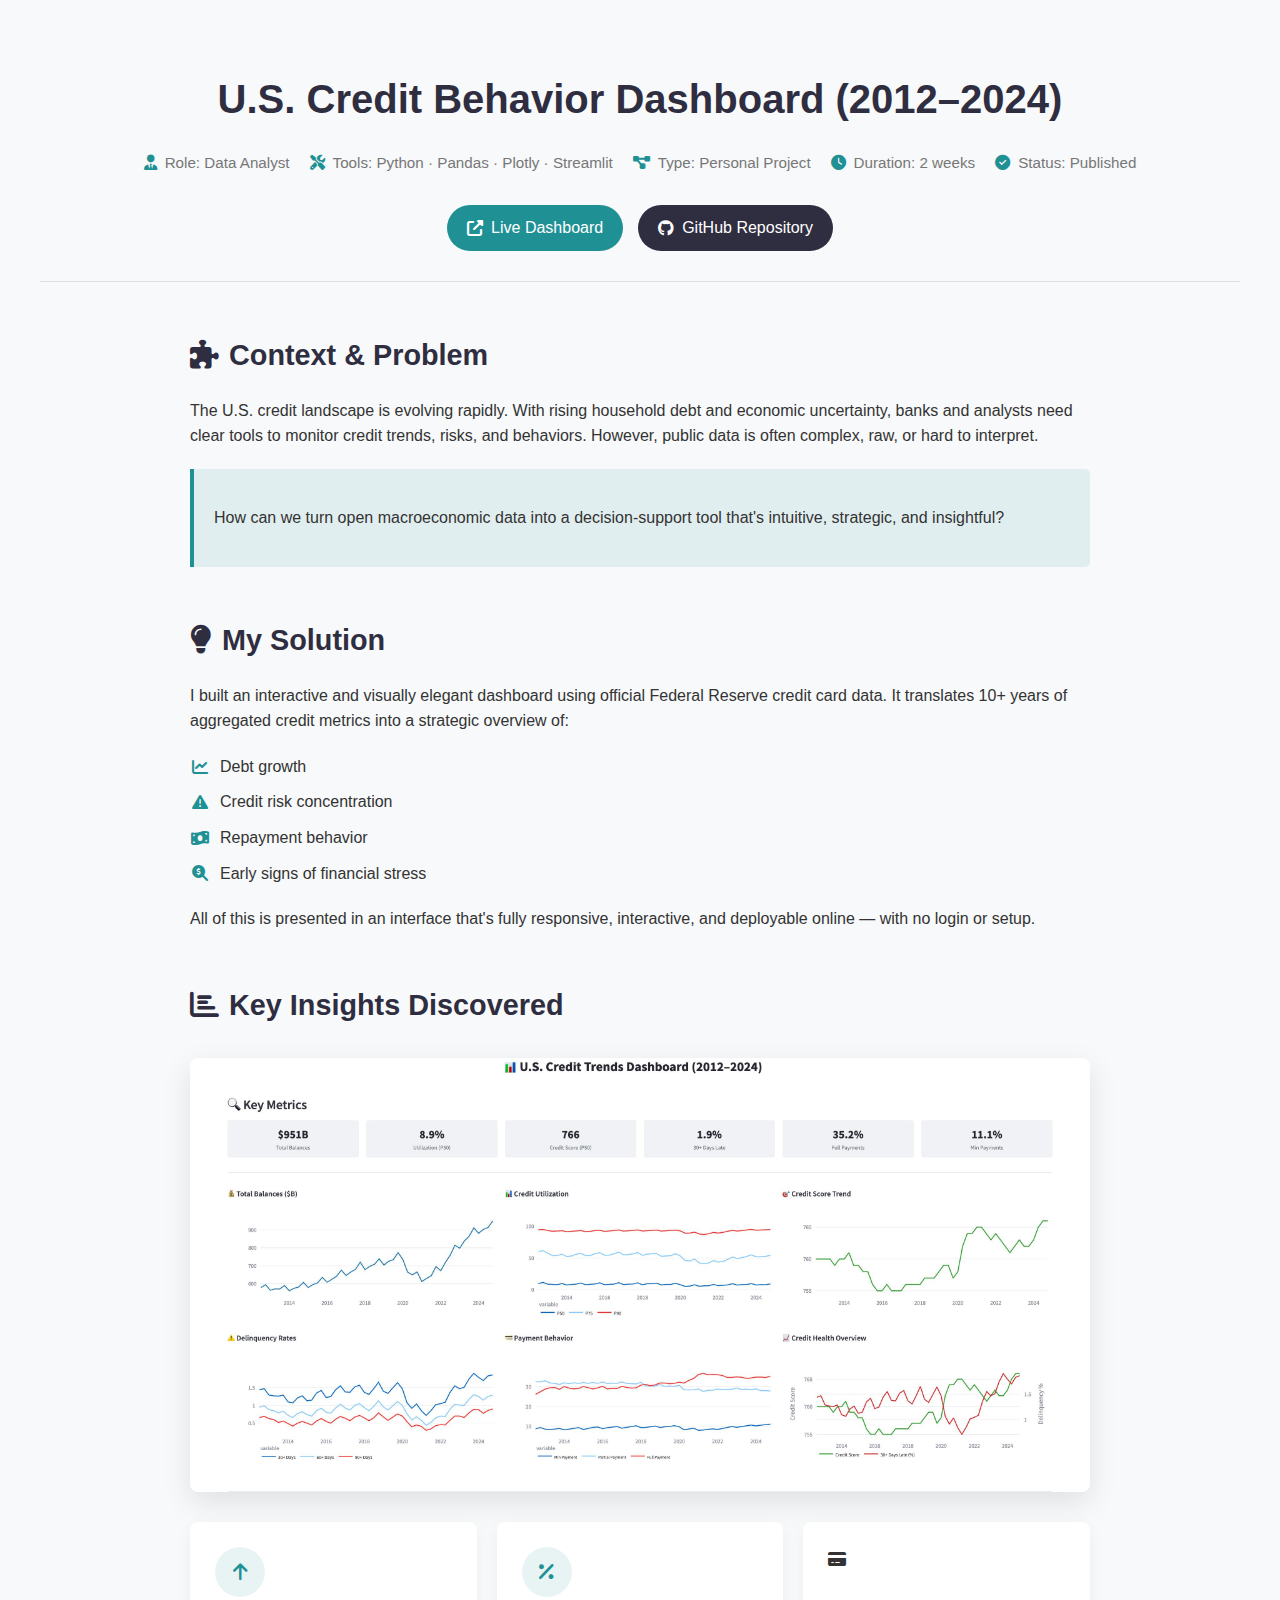
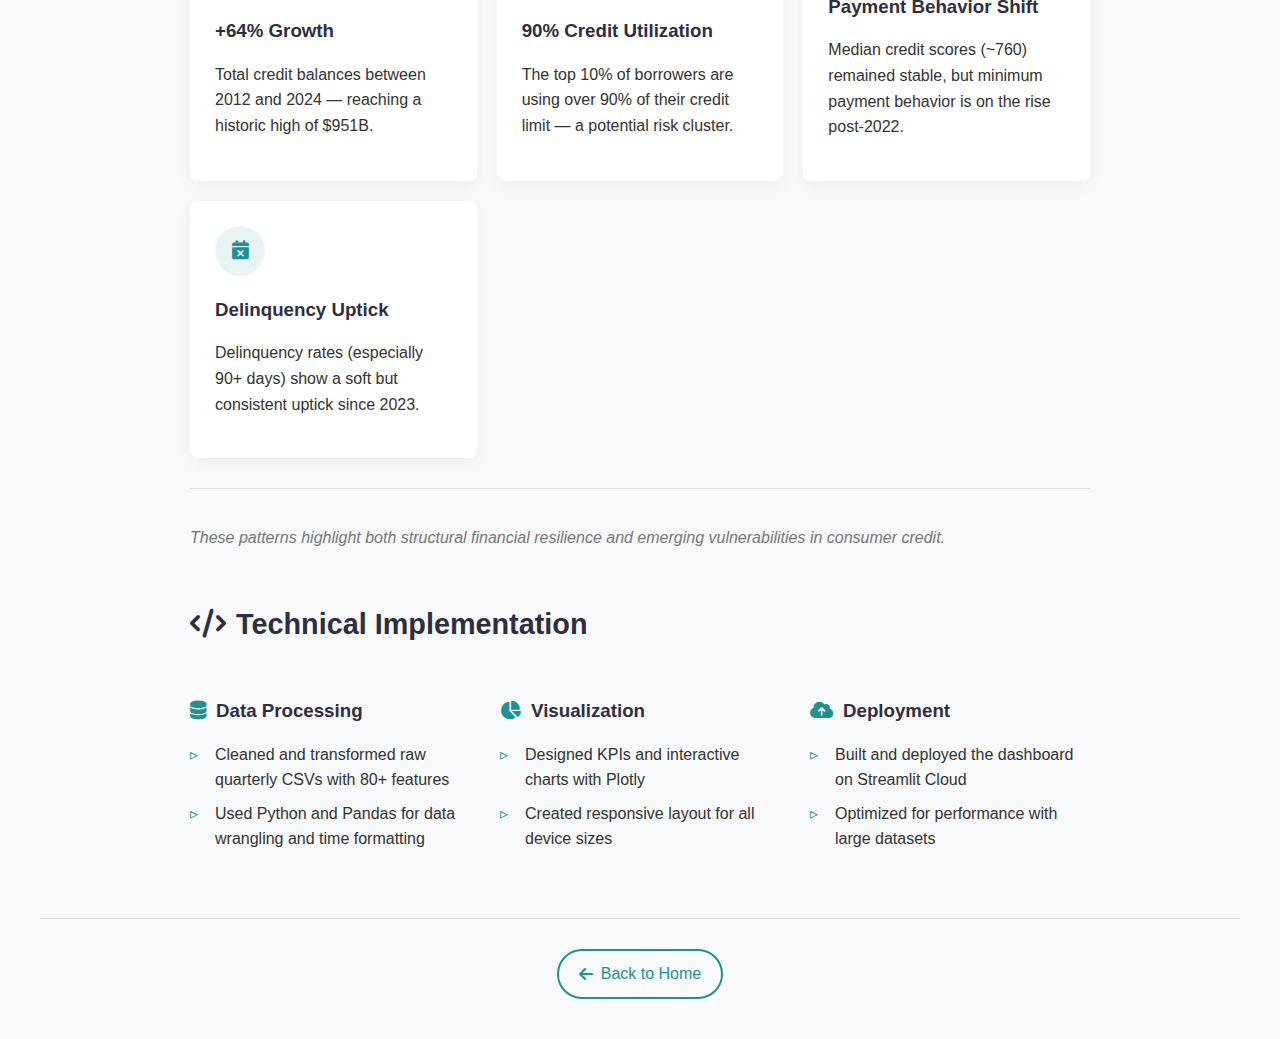
<file: pages/U.S. Credit Trends (2012–2024).html>
<!DOCTYPE html>
<html lang="en">
<head>
    <meta charset="UTF-8">
    <meta name="viewport" content="width=device-width, initial-scale=1.0">
    <title>U.S. Credit Behavior Dashboard | Esméralda Nguetse</title>
    <link rel="stylesheet" href="https://cdnjs.cloudflare.com/ajax/libs/font-awesome/6.4.0/css/all.min.css">
    <link rel="stylesheet" href="../css/project-styles.css">
</head>
<body>
    <div class="project-container">
        <!-- Project Header -->
        <header class="project-header">
            <div class="project-meta">
                <h1>U.S. Credit Behavior Dashboard (2012–2024)</h1>
                <div class="project-details">
                    <div class="detail-item">
                        <i class="fas fa-user-tie"></i>
                        <span>Role: Data Analyst</span>
                    </div>
                    <div class="detail-item">
                        <i class="fas fa-tools"></i>
                        <span>Tools: Python · Pandas · Plotly · Streamlit</span>
                    </div>
                    <div class="detail-item">
                        <i class="fas fa-project-diagram"></i>
                        <span>Type: Personal Project</span>
                    </div>
                    <div class="detail-item">
                        <i class="fas fa-clock"></i>
                        <span>Duration: 2 weeks</span>
                    </div>
                    <div class="detail-item">
                        <i class="fas fa-check-circle"></i>
                        <span>Status: Published</span>
                    </div>
                </div>
                <div class="project-links">
                    <a href="https://credit-scoring-federal-reserve-dashboard.streamlit.app/#u-s-credit-trends-dashboard-2012-2024" target="_blank" class="btn btn-primary">
                        <i class="fas fa-external-link-alt"></i> Live Dashboard
                    </a>
                    <a href="https://github.com/FaeKiseki/Credit-Scoring-Federal-Reserve" target="_blank" class="btn btn-secondary">
                        <i class="fab fa-github"></i> GitHub Repository
                    </a>
                </div>
            </div>
        </header>

        <!-- Project Content -->
        <main class="project-content">
            <!-- Context Section -->
            <section class="project-section">
                <h2><i class="fas fa-puzzle-piece"></i> Context & Problem</h2>
                <p>The U.S. credit landscape is evolving rapidly. With rising household debt and economic uncertainty, banks and analysts need clear tools to monitor credit trends, risks, and behaviors. However, public data is often complex, raw, or hard to interpret.</p>
                <div class="highlight-box">
                    <p>How can we turn open macroeconomic data into a decision-support tool that's intuitive, strategic, and insightful?</p>
                </div>
            </section>

            <!-- Solution Section -->
            <section class="project-section">
                <h2><i class="fas fa-lightbulb"></i> My Solution</h2>
                <p>I built an interactive and visually elegant dashboard using official Federal Reserve credit card data. It translates 10+ years of aggregated credit metrics into a strategic overview of:</p>
                <ul class="solution-list">
                    <li><i class="fas fa-chart-line"></i> Debt growth</li>
                    <li><i class="fas fa-exclamation-triangle"></i> Credit risk concentration</li>
                    <li><i class="fas fa-money-bill-wave"></i> Repayment behavior</li>
                    <li><i class="fas fa-search-dollar"></i> Early signs of financial stress</li>
                </ul>
                <p>All of this is presented in an interface that's fully responsive, interactive, and deployable online — with no login or setup.</p>
            </section>

            <!-- Dashboard Screenshot -->
            <section class="project-section">
                
            </section>

            <!-- Insights Section -->
            <section class="project-section">
                <h2><i class="fas fa-chart-bar"></i> Key Insights Discovered</h2>
                <div class="dashboard-screenshot">
                    <img src="../img/Dashboard Project 1.jpeg" alt="U.S. Credit Behavior Dashboard Screenshot">
                </div>
                <div class="insights-grid">
                    <div class="insight-card">
                        <div class="insight-icon">
                            <i class="fas fa-arrow-up"></i>
                        </div>
                        <h3>+64% Growth</h3>
                        <p>Total credit balances between 2012 and 2024 — reaching a historic high of $951B.</p>
                    </div>
                    <div class="insight-card">
                        <div class="insight-icon">
                            <i class="fas fa-percentage"></i>
                        </div>
                        <h3>90% Credit Utilization</h3>
                        <p>The top 10% of borrowers are using over 90% of their credit limit — a potential risk cluster.</p>
                    </div>
                    <div class="insight-card">
                        <div class="fas fa-credit-card"></i>
                        </div>
                        <h3>Payment Behavior Shift</h3>
                        <p>Median credit scores (~760) remained stable, but minimum payment behavior is on the rise post-2022.</p>
                    </div>
                    <div class="insight-card">
                        <div class="insight-icon">
                            <i class="fas fa-calendar-times"></i>
                        </div>
                        <h3>Delinquency Uptick</h3>
                        <p>Delinquency rates (especially 90+ days) show a soft but consistent uptick since 2023.</p>
                    </div>
                </div>
                <div class="insights-summary">
                    <p>These patterns highlight both structural financial resilience and emerging vulnerabilities in consumer credit.</p>
                </div>
            </section>

            <!-- Technical Details -->
            <section class="project-section">
                <h2><i class="fas fa-code"></i> Technical Implementation</h2>
                <div class="tech-details">
                    <div class="tech-item">
                        <h3><i class="fas fa-database"></i> Data Processing</h3>
                        <ul>
                            <li>Cleaned and transformed raw quarterly CSVs with 80+ features</li>
                            <li>Used Python and Pandas for data wrangling and time formatting</li>
                        </ul>
                    </div>
                    <div class="tech-item">
                        <h3><i class="fas fa-chart-pie"></i> Visualization</h3>
                        <ul>
                            <li>Designed KPIs and interactive charts with Plotly</li>
                            <li>Created responsive layout for all device sizes</li>
                        </ul>
                    </div>
                    <div class="tech-item">
                        <h3><i class="fas fa-cloud-upload-alt"></i> Deployment</h3>
                        <ul>
                            <li>Built and deployed the dashboard on Streamlit Cloud</li>
                            <li>Optimized for performance with large datasets</li>
                        </ul>
                    </div>
                </div>
            </section>
        </main>

        <!-- Project Footer -->
        <footer class="project-footer">
            <a href="../index.html" class="btn btn-outline">
                <i class="fas fa-arrow-left"></i> Back to Home
            </a>
        </footer>
    </div>
</body>
</html>
</file>
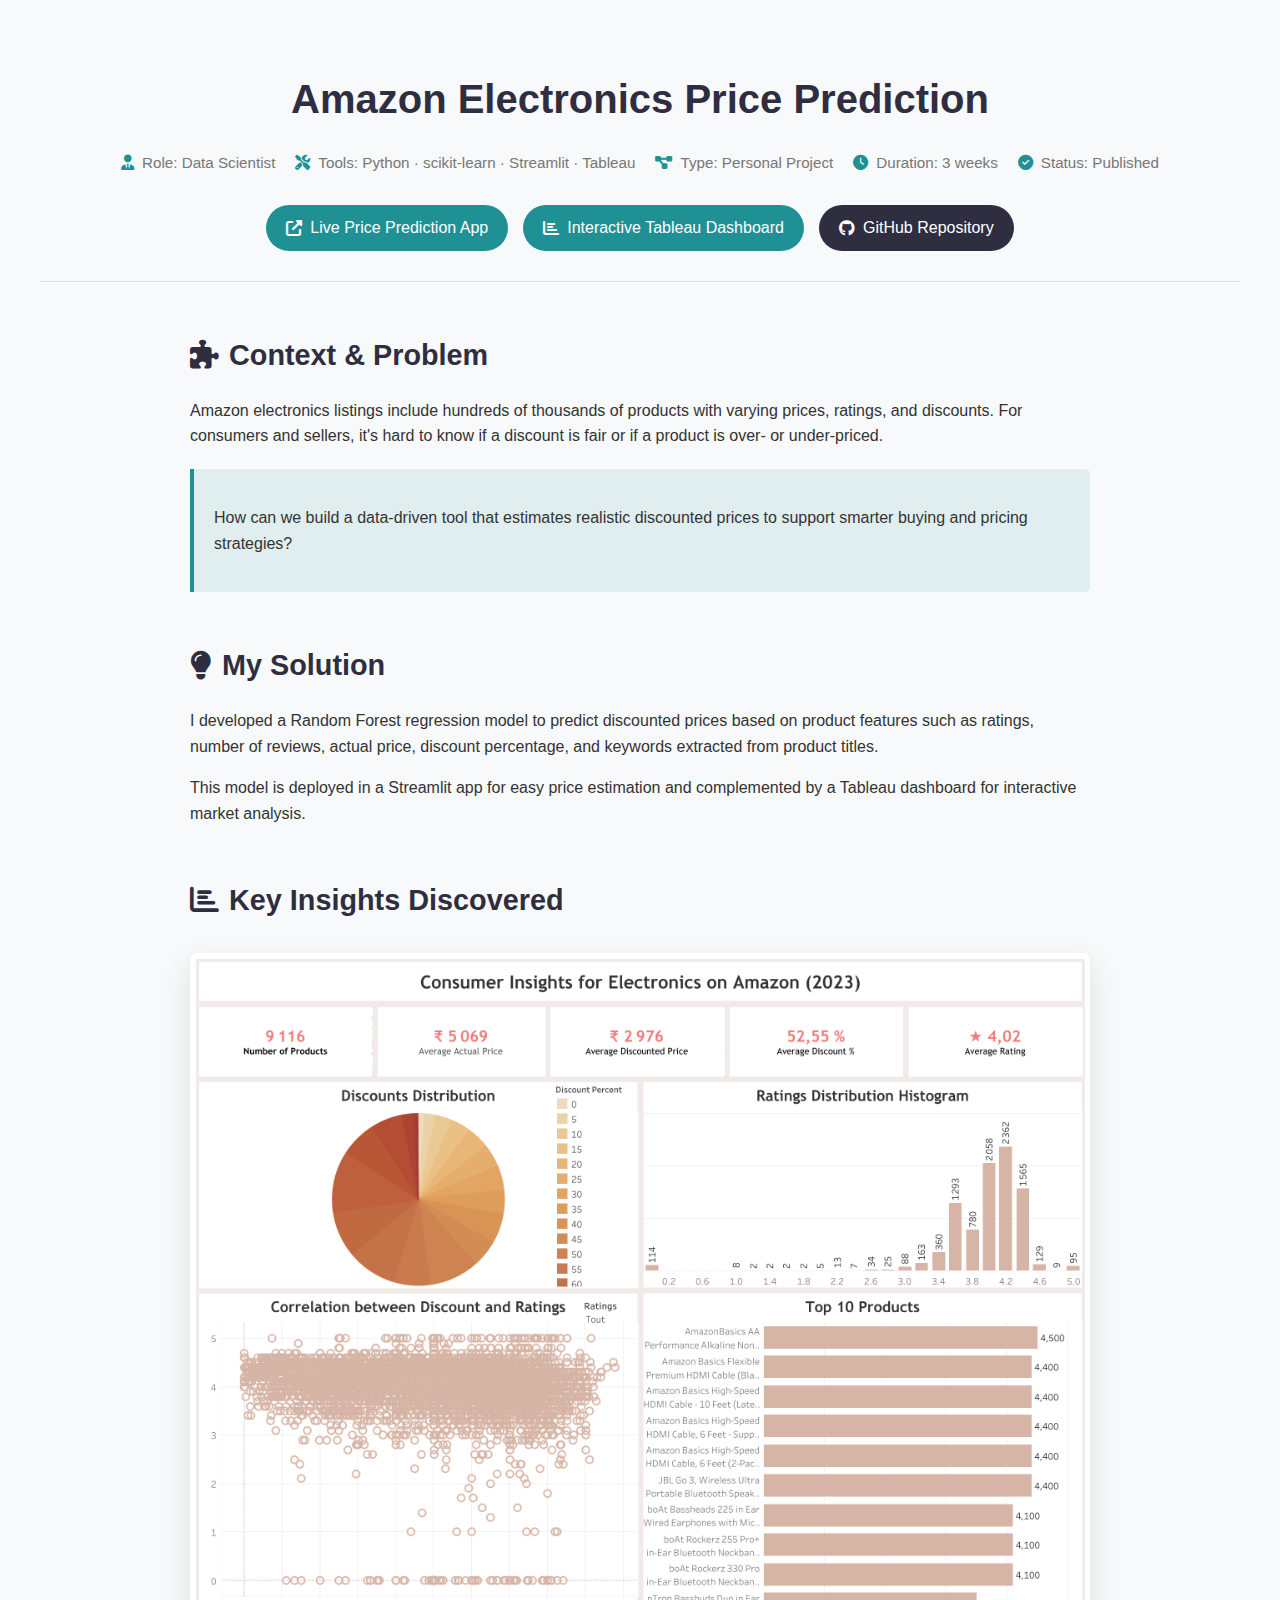
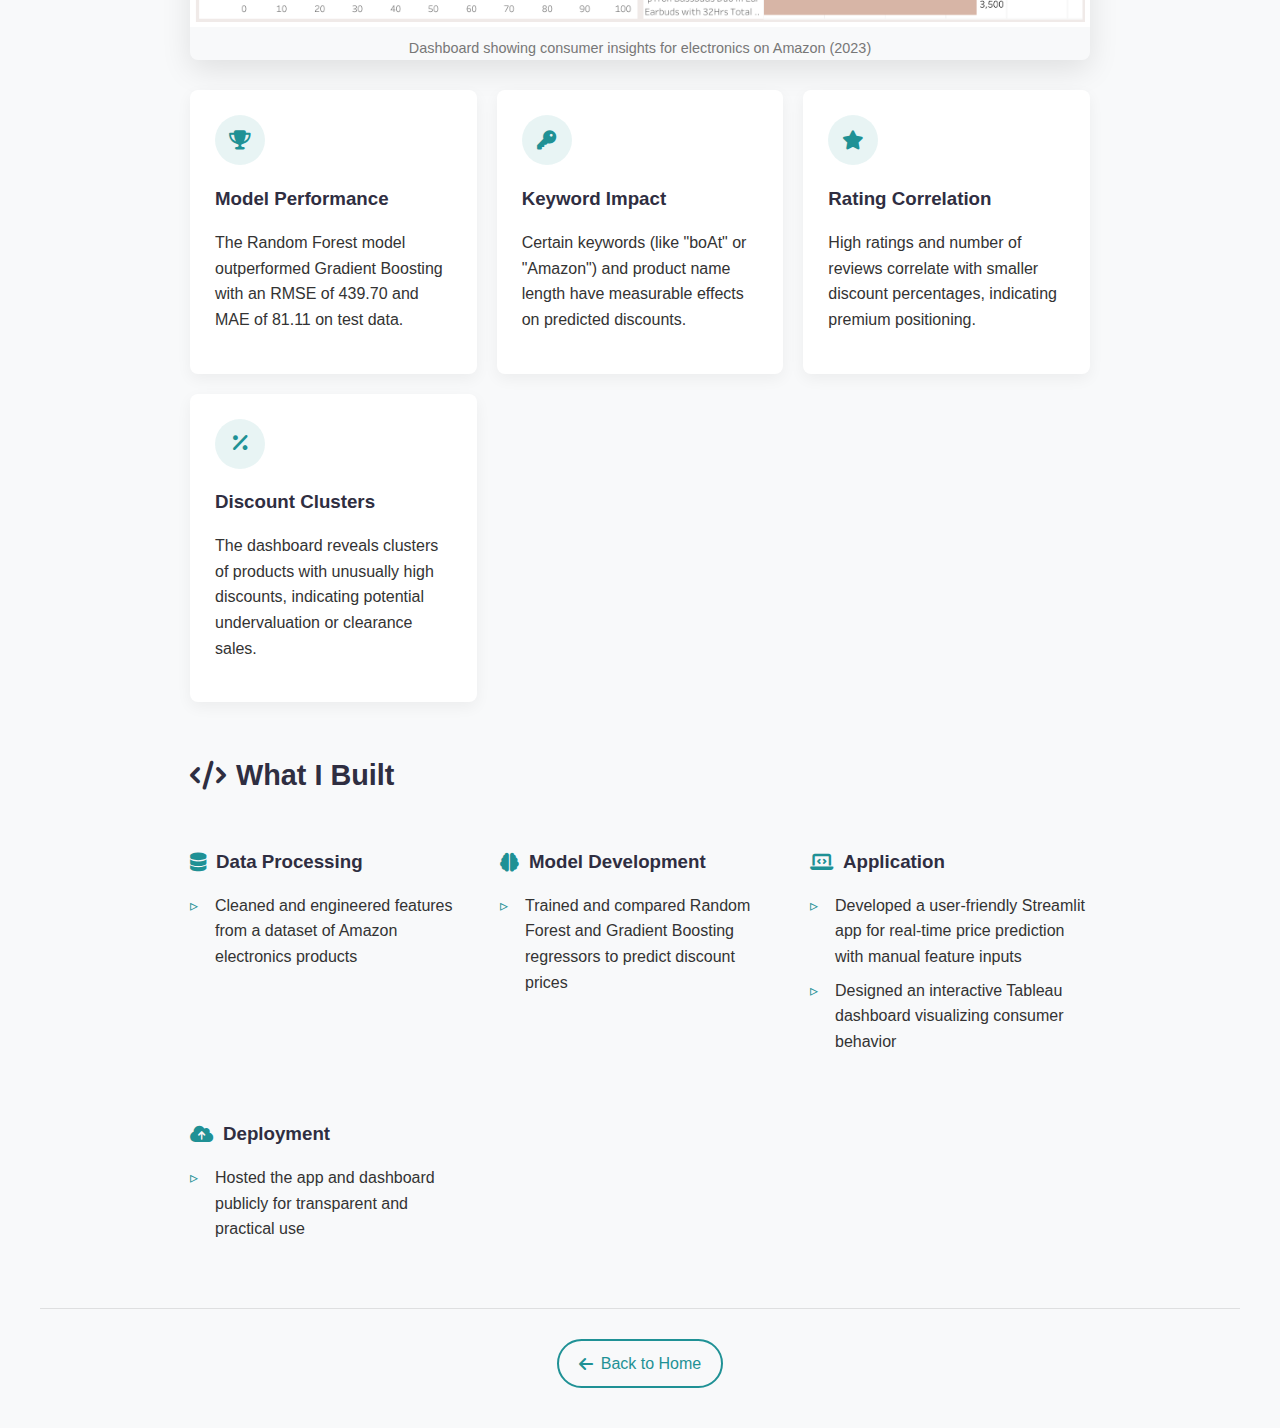
<file: projects/Amazon-Electronics-Price-Prediction.html>
<!DOCTYPE html>
<html lang="en">
<head>
    <meta charset="UTF-8">
    <meta name="viewport" content="width=device-width, initial-scale=1.0">
    <title>Amazon Electronics Price Prediction | Esméralda Nguetse</title>
    <link rel="stylesheet" href="https://cdnjs.cloudflare.com/ajax/libs/font-awesome/6.4.0/css/all.min.css">
    <link rel="stylesheet" href="../css/project-styles.css">
</head>
<body>
    <div class="project-container">
        <!-- Project Header -->
        <header class="project-header">
            <div class="project-meta">
                <h1>Amazon Electronics Price Prediction</h1>
                <div class="project-details">
                    <div class="detail-item">
                        <i class="fas fa-user-tie"></i>
                        <span>Role: Data Scientist</span>
                    </div>
                    <div class="detail-item">
                        <i class="fas fa-tools"></i>
                        <span>Tools: Python · scikit-learn · Streamlit · Tableau</span>
                    </div>
                    <div class="detail-item">
                        <i class="fas fa-project-diagram"></i>
                        <span>Type: Personal Project</span>
                    </div>
                    <div class="detail-item">
                        <i class="fas fa-clock"></i>
                        <span>Duration: 3 weeks</span>
                    </div>
                    <div class="detail-item">
                        <i class="fas fa-check-circle"></i>
                        <span>Status: Published</span>
                    </div>
                </div>
                <div class="project-links">
                    <a href="https://amazon-electronics-dashboard-and-price-prediction-2023.streamlit.app/" target="_blank" class="btn btn-primary">
                        <i class="fas fa-external-link-alt"></i> Live Price Prediction App
                    </a>
                    <a href="https://public.tableau.com/views/ConsumerInsightsforElectronicsonAmazon2023/ConsumerInsightsforElectronicsonAmazon2023?:language=fr-FR&:sid=&:redirect=auth&:display_count=n&:origin=viz_share_link" target="_blank" class="btn btn-primary">
                        <i class="fas fa-chart-bar"></i> Interactive Tableau Dashboard
                    </a>
                    <a href="https://github.com/FaeKiseki/amazon-electronics-dashboard-and-price-prediction-2023" target="_blank" class="btn btn-secondary">
                        <i class="fab fa-github"></i> GitHub Repository
                    </a>
                </div>
            </div>
        </header>

        <!-- Project Content -->
        <main class="project-content">
            <!-- Context Section -->
            <section class="project-section">
                <h2><i class="fas fa-puzzle-piece"></i> Context & Problem</h2>
                <p>Amazon electronics listings include hundreds of thousands of products with varying prices, ratings, and discounts. For consumers and sellers, it's hard to know if a discount is fair or if a product is over- or under-priced.</p>
                <div class="highlight-box">
                    <p>How can we build a data-driven tool that estimates realistic discounted prices to support smarter buying and pricing strategies?</p>
                </div>
            </section>

            <!-- Solution Section -->
            <section class="project-section">
                <h2><i class="fas fa-lightbulb"></i> My Solution</h2>
                <p>I developed a Random Forest regression model to predict discounted prices based on product features such as ratings, number of reviews, actual price, discount percentage, and keywords extracted from product titles.</p>
                <p>This model is deployed in a Streamlit app for easy price estimation and complemented by a Tableau dashboard for interactive market analysis.</p>
            </section>

            

            <!-- Insights Section -->
            <section class="project-section">
                <h2><i class="fas fa-chart-bar"></i> Key Insights Discovered</h2>
                <div class="dashboard-screenshot">
                    <img src="../img/Consumer Insights for Electronics on Amazon (2023).png" alt="Amazon Dashboard">
                    <div class="screenshot-caption">Dashboard showing consumer insights for electronics on Amazon (2023)</div>
                </div>
                <div class="insights-grid">
                    <div class="insight-card">
                        <div class="insight-icon">
                            <i class="fas fa-trophy"></i>
                        </div>
                        <h3>Model Performance</h3>
                        <p>The Random Forest model outperformed Gradient Boosting with an RMSE of 439.70 and MAE of 81.11 on test data.</p>
                    </div>
                    <div class="insight-card">
                        <div class="insight-icon">
                            <i class="fas fa-key"></i>
                        </div>
                        <h3>Keyword Impact</h3>
                        <p>Certain keywords (like "boAt" or "Amazon") and product name length have measurable effects on predicted discounts.</p>
                    </div>
                    <div class="insight-card">
                        <div class="insight-icon">
                            <i class="fas fa-star"></i>
                        </div>
                        <h3>Rating Correlation</h3>
                        <p>High ratings and number of reviews correlate with smaller discount percentages, indicating premium positioning.</p>
                    </div>
                    <div class="insight-card">
                        <div class="insight-icon">
                            <i class="fas fa-percentage"></i>
                        </div>
                        <h3>Discount Clusters</h3>
                        <p>The dashboard reveals clusters of products with unusually high discounts, indicating potential undervaluation or clearance sales.</p>
                    </div>
                </div>
            </section>

            <!-- Technical Details -->
            <section class="project-section">
                <h2><i class="fas fa-code"></i> What I Built</h2>
                <div class="tech-details">
                    <div class="tech-item">
                        <h3><i class="fas fa-database"></i> Data Processing</h3>
                        <ul>
                            <li>Cleaned and engineered features from a dataset of Amazon electronics products</li>
                        </ul>
                    </div>
                    <div class="tech-item">
                        <h3><i class="fas fa-brain"></i> Model Development</h3>
                        <ul>
                            <li>Trained and compared Random Forest and Gradient Boosting regressors to predict discount prices</li>
                        </ul>
                    </div>
                    <div class="tech-item">
                        <h3><i class="fas fa-laptop-code"></i> Application</h3>
                        <ul>
                            <li>Developed a user-friendly Streamlit app for real-time price prediction with manual feature inputs</li>
                            <li>Designed an interactive Tableau dashboard visualizing consumer behavior</li>
                        </ul>
                    </div>
                    <div class="tech-item">
                        <h3><i class="fas fa-cloud-upload-alt"></i> Deployment</h3>
                        <ul>
                            <li>Hosted the app and dashboard publicly for transparent and practical use</li>
                        </ul>
                    </div>
                </div>
            </section>
        </main>

        <!-- Project Footer -->
    <div>
        <footer class="project-footer">
            <a href="../index.html" class="btn btn-outline">
                <i class="fas fa-arrow-left"></i> Back to Home
            </a>
        </footer>
    </div>
</body>
</html>
</file>
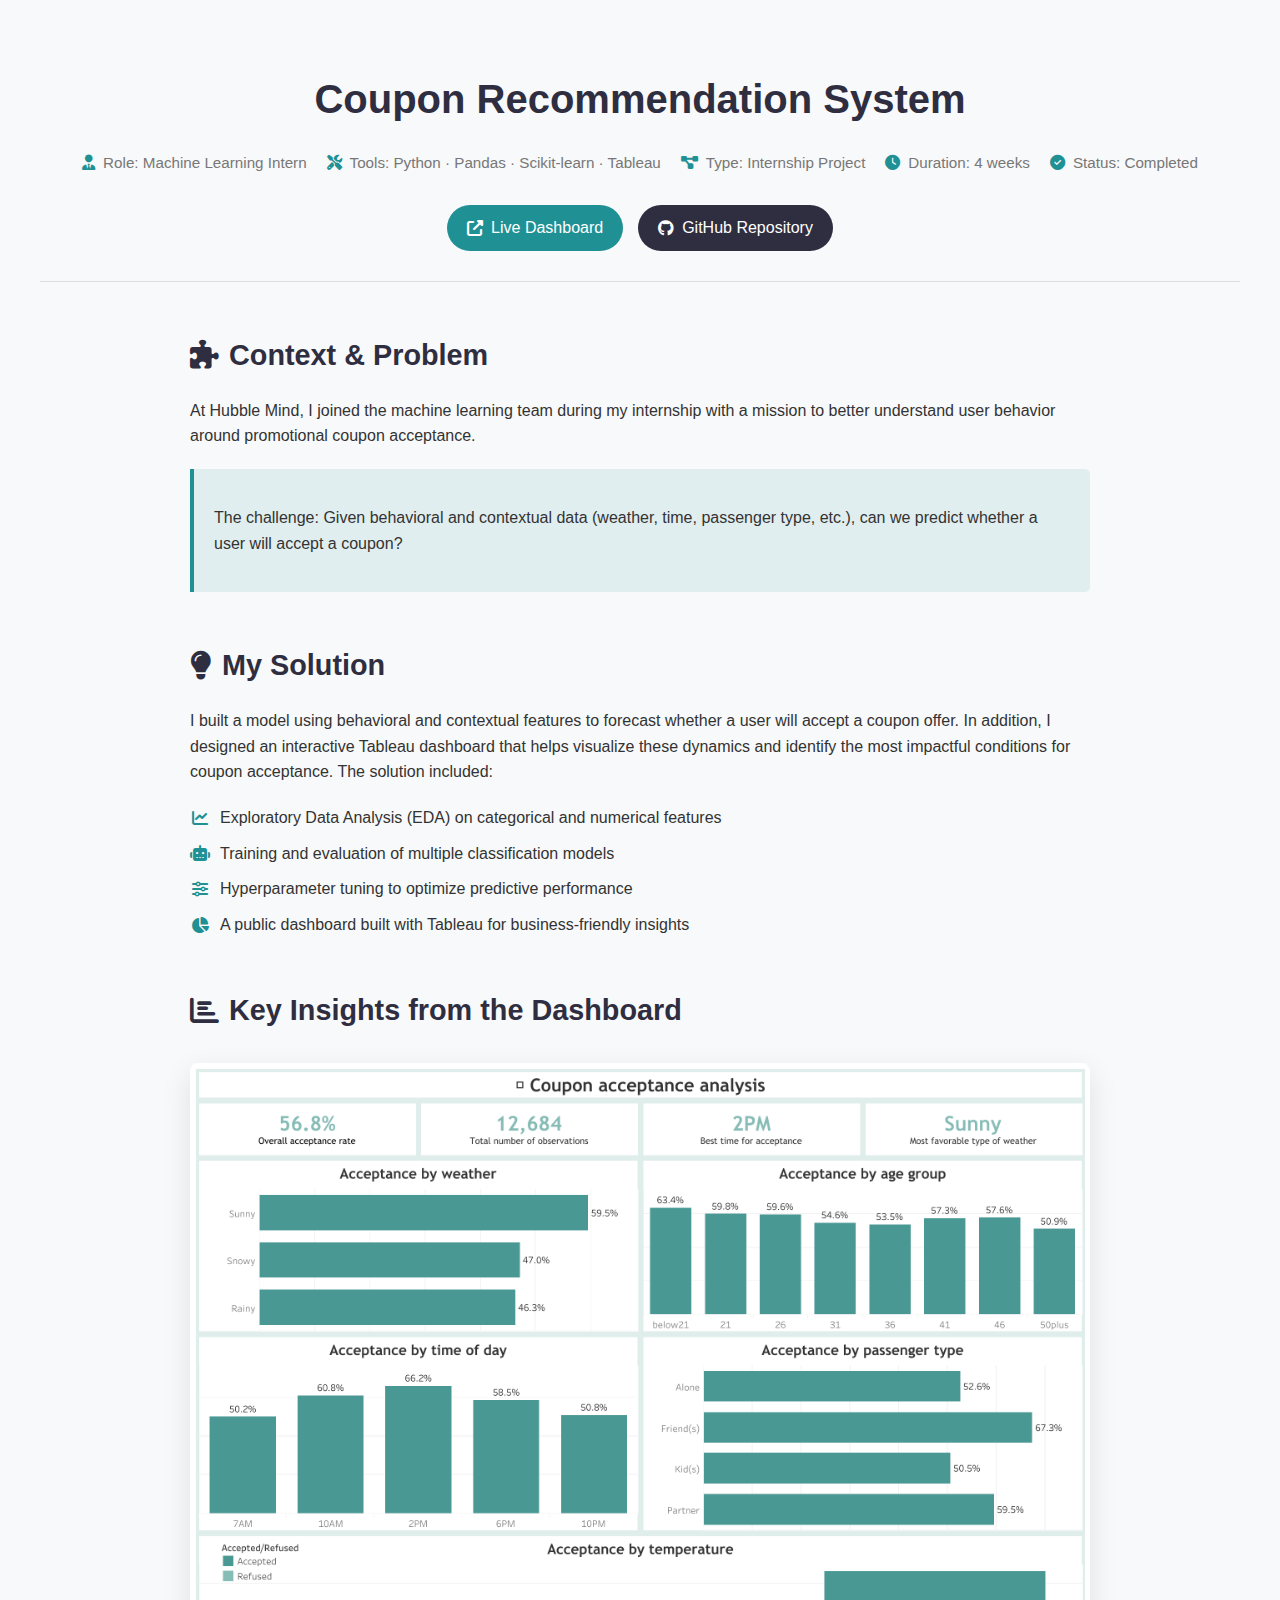
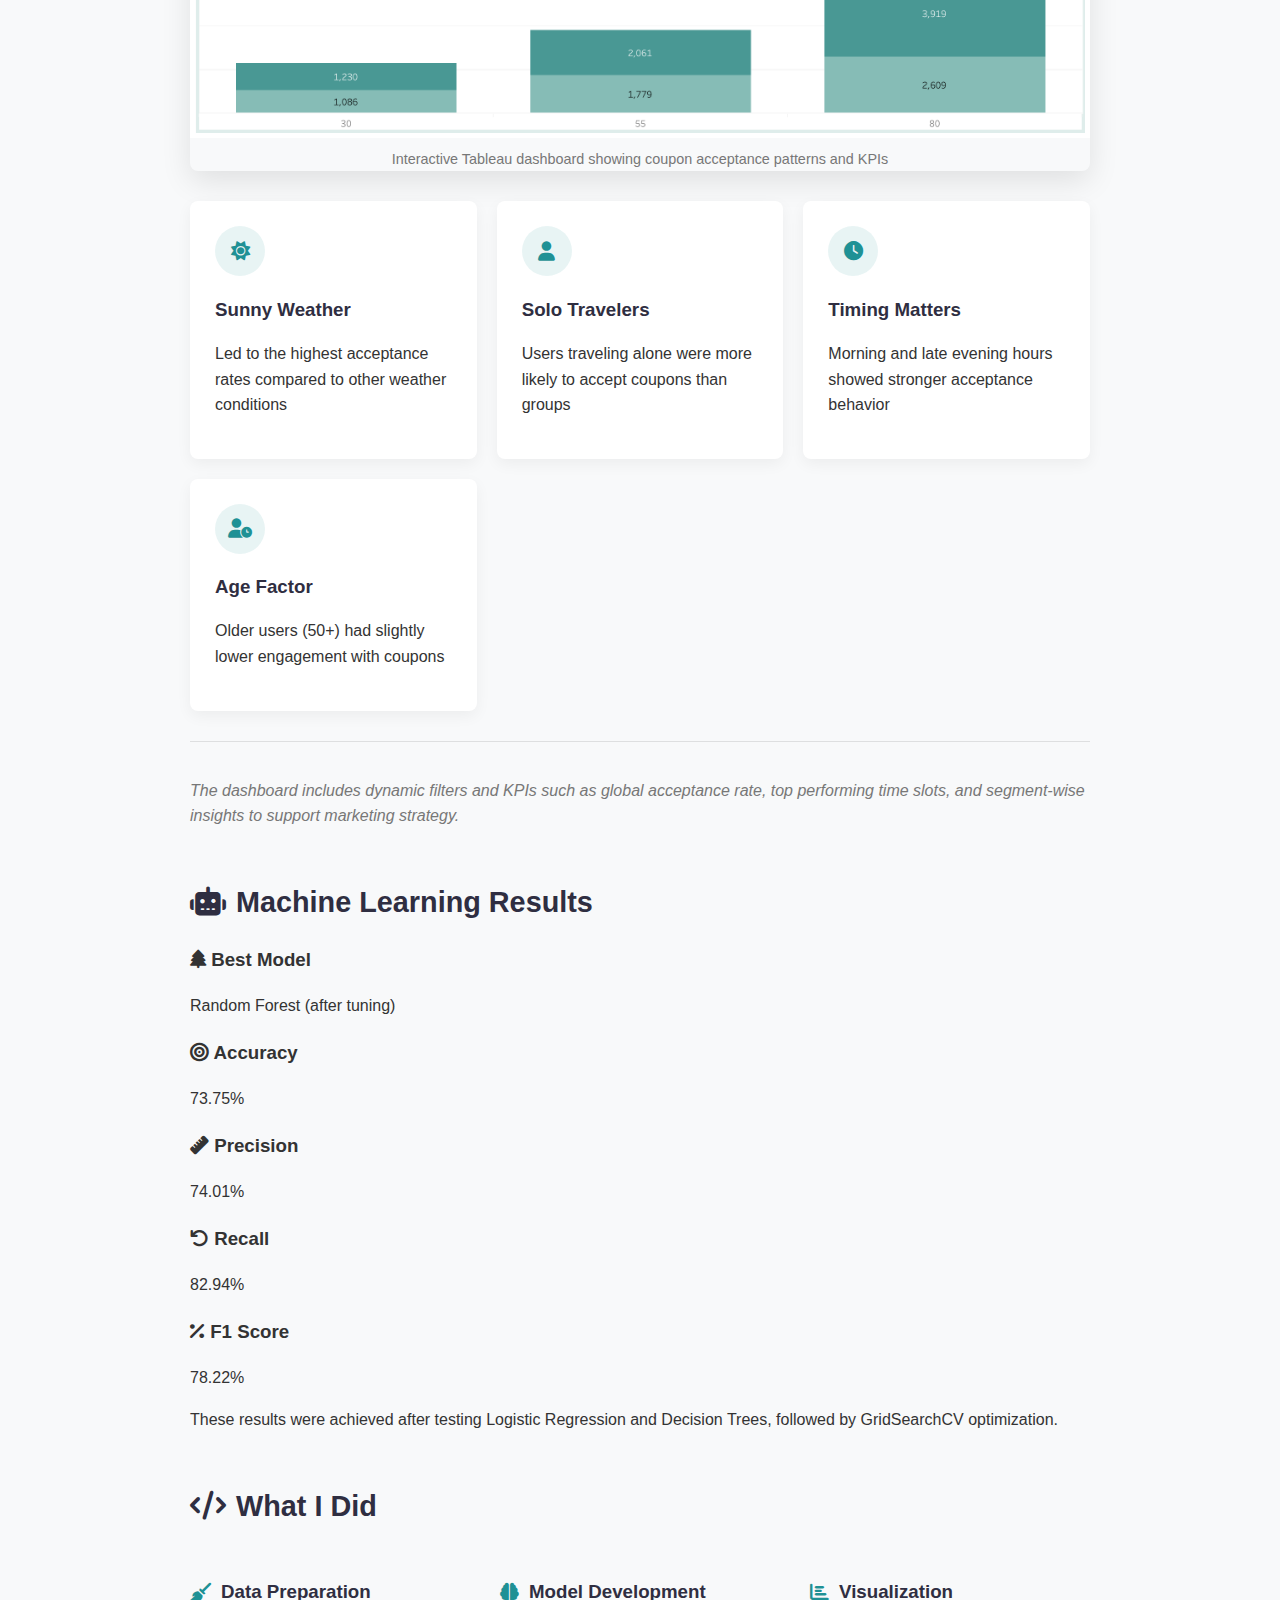
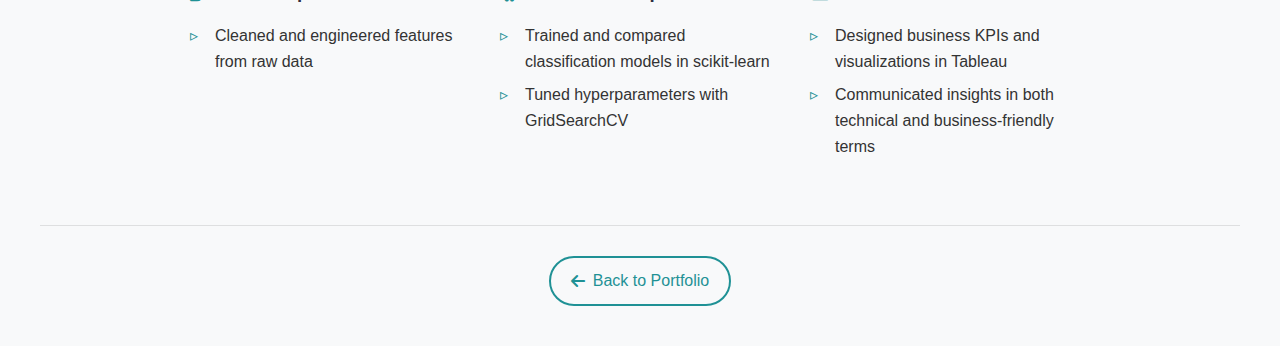
<file: projects/Coupon-Recommendation-System.html>
<!DOCTYPE html>
<html lang="en">
<head>
    <meta charset="UTF-8">
    <meta name="viewport" content="width=device-width, initial-scale=1.0">
    <title>Coupon Recommendation System | Esméralda Nguetse</title>
    <link rel="stylesheet" href="https://cdnjs.cloudflare.com/ajax/libs/font-awesome/6.4.0/css/all.min.css">
    <link rel="stylesheet" href="../css/project-styles.css">
</head>
<body>
    <div class="project-container">
        <!-- Project Header -->
        <header class="project-header">
            <div class="project-meta">
                <h1>Coupon Recommendation System</h1>
                <div class="project-details">
                    <div class="detail-item">
                        <i class="fas fa-user-tie"></i>
                        <span>Role: Machine Learning Intern</span>
                    </div>
                    <div class="detail-item">
                        <i class="fas fa-tools"></i>
                        <span>Tools: Python · Pandas · Scikit-learn · Tableau</span>
                    </div>
                    <div class="detail-item">
                        <i class="fas fa-project-diagram"></i>
                        <span>Type: Internship Project</span>
                    </div>
                    <div class="detail-item">
                        <i class="fas fa-clock"></i>
                        <span>Duration: 4 weeks</span>
                    </div>
                    <div class="detail-item">
                        <i class="fas fa-check-circle"></i>
                        <span>Status: Completed</span>
                    </div>
                </div>
                <div class="project-links">
                    <a href="https://public.tableau.com/app/profile/marie.rose.esmeralda.nguetse.anamba/viz/Couponacceptanceanalysis/Couponacceptanceanalysis" class="btn btn-primary" target="_blank">
                        <i class="fas fa-external-link-alt"></i> Live Dashboard
                    </a>
                    <a href="https://github.com/FaeKiseki/coupon-acceptance-prediction" class="btn btn-secondary" target="_blank">
                        <i class="fab fa-github"></i> GitHub Repository
                    </a>
                </div>
            </div>
        </header>

        <!-- Project Content -->
        <main class="project-content">
            <!-- Context Section -->
            <section class="project-section">
                <h2><i class="fas fa-puzzle-piece"></i> Context & Problem</h2>
                <p>At Hubble Mind, I joined the machine learning team during my internship with a mission to better understand user behavior around promotional coupon acceptance.</p>
                <div class="highlight-box">
                    <p>The challenge: Given behavioral and contextual data (weather, time, passenger type, etc.), can we predict whether a user will accept a coupon?</p>
                </div>
            </section>

            <!-- Solution Section -->
            <section class="project-section">
                <h2><i class="fas fa-lightbulb"></i> My Solution</h2>
                <p>I built a model using behavioral and contextual features to forecast whether a user will accept a coupon offer. 
                    In addition, I designed an interactive Tableau dashboard that helps visualize these dynamics and identify the most impactful conditions for coupon acceptance. The solution included:</p>
                <ul class="solution-list">
                    <li><i class="fas fa-chart-line"></i> Exploratory Data Analysis (EDA) on categorical and numerical features</li>
                    <li><i class="fas fa-robot"></i> Training and evaluation of multiple classification models</li>
                    <li><i class="fas fa-sliders-h"></i> Hyperparameter tuning to optimize predictive performance</li>
                    <li><i class="fas fa-chart-pie"></i> A public dashboard built with Tableau for business-friendly insights</li>
                </ul>
            </section>

            <!-- Insights Section -->
            <section class="project-section">
                <h2><i class="fas fa-chart-bar"></i> Key Insights from the Dashboard</h2>
                <div class="dashboard-screenshot">
                    <img src="../img/Coupon acceptance analysis.png" alt="Coupon Acceptance Dashboard Screenshot">
                    <div class="screenshot-caption">Interactive Tableau dashboard showing coupon acceptance patterns and KPIs</div>
                </div>
                <div class="insights-grid">
                    <div class="insight-card">
                        <div class="insight-icon">
                            <i class="fas fa-sun"></i>
                        </div>
                        <h3>Sunny Weather</h3>
                        <p>Led to the highest acceptance rates compared to other weather conditions</p>
                    </div>
                    <div class="insight-card">
                        <div class="insight-icon">
                            <i class="fas fa-user"></i>
                        </div>
                        <h3>Solo Travelers</h3>
                        <p>Users traveling alone were more likely to accept coupons than groups</p>
                    </div>
                    <div class="insight-card">
                        <div class="insight-icon">
                            <i class="fas fa-clock"></i>
                        </div>
                        <h3>Timing Matters</h3>
                        <p>Morning and late evening hours showed stronger acceptance behavior</p>
                    </div>
                    <div class="insight-card">
                        <div class="insight-icon">
                            <i class="fas fa-user-clock"></i>
                        </div>
                        <h3>Age Factor</h3>
                        <p>Older users (50+) had slightly lower engagement with coupons</p>
                    </div>
                </div>
                <div class="insights-summary">
                    <p>The dashboard includes dynamic filters and KPIs such as global acceptance rate, top performing time slots, and segment-wise insights to support marketing strategy.</p>
                </div>
            </section>

            <!-- ML Results Section -->
            <section class="project-section">
                <h2><i class="fas fa-robot"></i> Machine Learning Results</h2>
                <div class="ml-results">
                    <div class="result-card">
                        <h3><i class="fas fa-tree"></i> Best Model</h3>
                        <p>Random Forest (after tuning)</p>
                    </div>
                    <div class="result-card">
                        <h3><i class="fas fa-bullseye"></i> Accuracy</h3>
                        <p>73.75%</p>
                    </div>
                    <div class="result-card">
                        <h3><i class="fas fa-ruler"></i> Precision</h3>
                        <p>74.01%</p>
                    </div>
                    <div class="result-card">
                        <h3><i class="fas fa-undo"></i> Recall</h3>
                        <p>82.94%</p>
                    </div>
                    <div class="result-card">
                        <h3><i class="fas fa-percentage"></i> F1 Score</h3>
                        <p>78.22%</p>
                    </div>
                </div>
                <p class="results-note">These results were achieved after testing Logistic Regression and Decision Trees, followed by GridSearchCV optimization.</p>
            </section>

            <!-- Technical Details -->
            <section class="project-section">
                <h2><i class="fas fa-code"></i> What I Did</h2>
                <div class="tech-details">
                    <div class="tech-item">
                        <h3><i class="fas fa-broom"></i> Data Preparation</h3>
                        <ul>
                            <li>Cleaned and engineered features from raw data</li>
                        </ul>
                    </div>
                    <div class="tech-item">
                        <h3><i class="fas fa-brain"></i> Model Development</h3>
                        <ul>
                            <li>Trained and compared classification models in scikit-learn</li>
                            <li>Tuned hyperparameters with GridSearchCV</li>
                        </ul>
                    </div>
                    <div class="tech-item">
                        <h3><i class="fas fa-chart-bar"></i> Visualization</h3>
                        <ul>
                            <li>Designed business KPIs and visualizations in Tableau</li>
                            <li>Communicated insights in both technical and business-friendly terms</li>
                        </ul>
                    </div>
                </div>
            </section>
        </main>

        <!-- Project Footer -->
        <footer class="project-footer">
            <a href="../portfolio.html" class="btn btn-outline">
                <i class="fas fa-arrow-left"></i> Back to Portfolio
            </a>
        </footer>
    </div>
</body>
</html>
</file>
<file: css/project-styles.css>
/* Project Page Styles */
:root {
    --primary-color: #1f9195;
    --secondary-color: #2f2e41;
    --accent-color: #6c63ff;
    --light-color: #f8f9fa;
    --text-color: #333;
    --text-light: #777;
    --white: #fff;
    --transition: all 0.3s ease;
}

body {
    font-family: 'Poppins', sans-serif;
    line-height: 1.6;
    color: var(--text-color);
    background-color: var(--light-color);
    margin: 0;
    padding: 0;
}

.project-container {
    max-width: 1200px;
    margin: 0 auto;
    padding: 40px 20px;
}

.project-header {
    text-align: center;
    margin-bottom: 50px;
    padding-bottom: 30px;
    border-bottom: 1px solid rgba(0,0,0,0.1);
}

.project-type {
    display: inline-block;
    background-color: var(--primary-color);
    color: var(--white);
    padding: 5px 15px;
    border-radius: 20px;
    font-size: 0.9rem;
    margin-bottom: 15px;
}

.project-header h1 {
    font-size: 2.5rem;
    margin-bottom: 20px;
    color: var(--secondary-color);
}

.project-details {
    display: flex;
    justify-content: center;
    flex-wrap: wrap;
    gap: 20px;
    margin-bottom: 30px;
}

.detail-item {
    display: flex;
    align-items: center;
    gap: 8px;
    font-size: 0.95rem;
    color: var(--text-light);
}

.detail-item i {
    color: var(--primary-color);
}

.project-links {
    display: flex;
    justify-content: center;
    gap: 15px;
    margin-top: 20px;
}

.btn {
    display: inline-flex;
    align-items: center;
    gap: 8px;
    padding: 10px 20px;
    border-radius: 30px;
    text-decoration: none;
    font-weight: 500;
    transition: var(--transition);
}

.btn-primary {
    background-color: var(--primary-color);
    color: var(--white);
}

.btn-primary:hover {
    background-color: #16777a;
    transform: translateY(-2px);
    box-shadow: 0 5px 15px rgba(31, 145, 149, 0.3);
}

.btn-secondary {
    background-color: var(--secondary-color);
    color: var(--white);
}

.btn-secondary:hover {
    background-color: #1e1d33;
    transform: translateY(-2px);
    box-shadow: 0 5px 15px rgba(47, 46, 65, 0.3);
}

.btn-outline {
    border: 2px solid var(--primary-color);
    color: var(--primary-color);
}

.btn-outline:hover {
    background-color: var(--primary-color);
    color: var(--white);
}

.project-content {
    max-width: 900px;
    margin: 0 auto;
}

.project-section {
    margin-bottom: 50px;
}

.project-section h2 {
    font-size: 1.8rem;
    margin-bottom: 20px;
    color: var(--secondary-color);
    display: flex;
    align-items: center;
    gap: 10px;
}

.highlight-box {
    background-color: rgba(31, 145, 149, 0.1);
    border-left: 4px solid var(--primary-color);
    padding: 20px;
    margin: 20px 0;
    border-radius: 0 5px 5px 0;
}

.solution-list {
    list-style: none;
    padding: 0;
    margin: 20px 0;
}

.solution-list li {
    margin-bottom: 10px;
    display: flex;
    align-items: center;
    gap: 10px;
}

.solution-list i {
    color: var(--primary-color);
    width: 20px;
    text-align: center;
}

.dashboard-screenshot {
    margin: 30px 0;
    border-radius: 8px;
    overflow: hidden;
    box-shadow: 0 10px 30px rgba(0,0,0,0.1);
}

.dashboard-screenshot img {
    width: 100%;
    display: block;
}

.screenshot-caption {
    text-align: center;
    font-size: 0.9rem;
    color: var(--text-light);
    margin-top: 10px;
}

.insights-grid {
    display: grid;
    grid-template-columns: repeat(auto-fit, minmax(250px, 1fr));
    gap: 20px;
    margin: 30px 0;
}

.insight-card {
    background-color: var(--white);
    padding: 25px;
    border-radius: 8px;
    box-shadow: 0 5px 15px rgba(0,0,0,0.05);
    transition: var(--transition);
}

.insight-card:hover {
    transform: translateY(-5px);
    box-shadow: 0 10px 25px rgba(0,0,0,0.1);
}

.insight-icon {
    width: 50px;
    height: 50px;
    background-color: rgba(31, 145, 149, 0.1);
    border-radius: 50%;
    display: flex;
    align-items: center;
    justify-content: center;
    margin-bottom: 15px;
    color: var(--primary-color);
    font-size: 1.2rem;
}

.insight-card h3 {
    margin-bottom: 10px;
    color: var(--secondary-color);
}

.insights-summary {
    font-style: italic;
    color: var(--text-light);
    border-top: 1px solid rgba(0,0,0,0.1);
    padding-top: 20px;
}

.tech-details {
    display: grid;
    grid-template-columns: repeat(auto-fit, minmax(250px, 1fr));
    gap: 30px;
    margin-top: 30px;
}

.tech-item h3 {
    display: flex;
    align-items: center;
    gap: 10px;
    margin-bottom: 15px;
    color: var(--secondary-color);
}

.tech-item i {
    color: var(--primary-color);
}

.tech-item ul {
    list-style: none;
    padding-left: 0;
}

.tech-item li {
    margin-bottom: 8px;
    position: relative;
    padding-left: 25px;
}

.tech-item li::before {
    content: '▹';
    position: absolute;
    left: 0;
    color: var(--primary-color);
}

.project-footer {
    text-align: center;
    margin-top: 50px;
    padding-top: 30px;
    border-top: 1px solid rgba(0,0,0,0.1);
}

/* Responsive Design */
@media (max-width: 768px) {
    .project-header h1 {
        font-size: 2rem;
    }
    
    .project-details {
        flex-direction: column;
        align-items: center;
        gap: 10px;
    }
    
    .project-links {
        flex-direction: column;
    }
    
    .project-section h2 {
        font-size: 1.5rem;
    }
}

@media (max-width: 480px) {
    .project-container {
        padding: 30px 15px;
    }
    
    .insights-grid, .tech-details {
        grid-template-columns: 1fr;
    }
}
</file>
